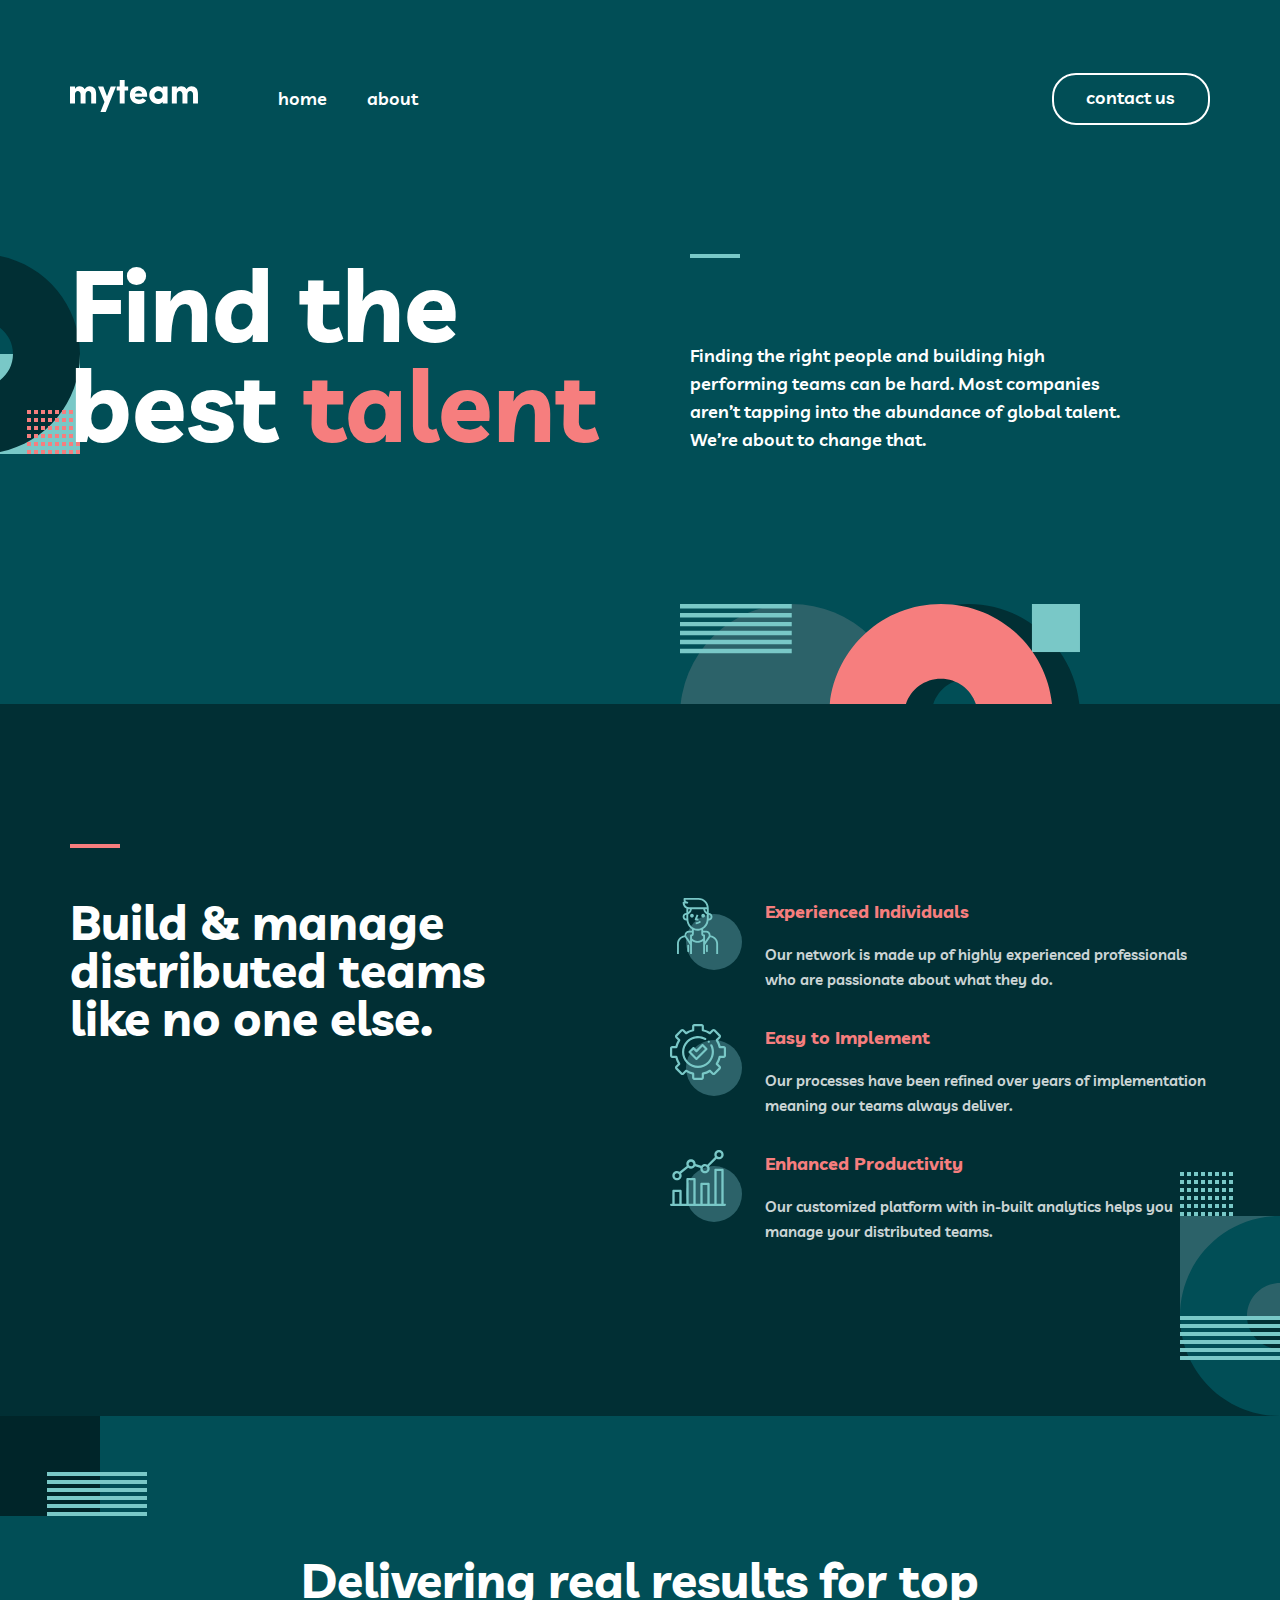
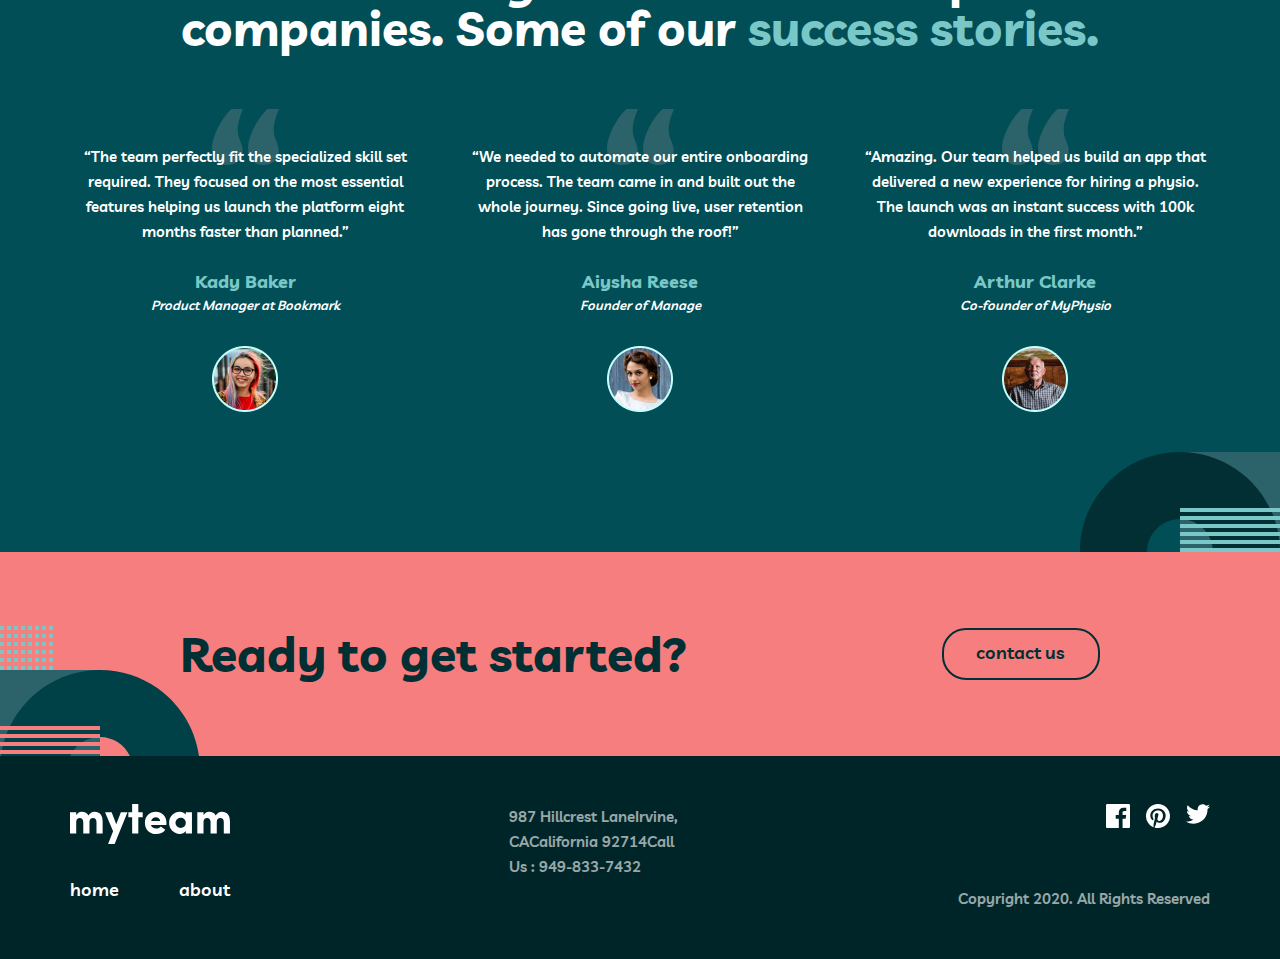
<file: index.html>
<!DOCTYPE html>
<html lang="en">
<head>
   <meta charset="UTF-8">
   <meta http-equiv="X-UA-Compatible" content="IE=edge">
   <meta name="viewport" content="width=device-width, initial-scale=1.0">
   <title>MyTeam</title>
   <link rel="stylesheet" href="./css/fonts.css">
   <link rel="stylesheet" href="./css/main.css">
</head>
<body>
   
   <header class="header">
      
      <div class="container header__content">
         <div class="header__left">
            <a class="logo" href="#">
               <img class="logo__img" src="./img/home/myteam.svg" alt="logo" width="128" height="32">
            </a>
            <!--DOMLA YUTUBDAN OLIB QILDIM BOSGANDA CHIQEDGON JOIN-->
            <nav class="nav" id="menuToggle">
               <input type="checkbox" />
               <span></span>
               <span></span>
               <span></span>
               <ul class="nav__list" id="menu">
                  <li class="nav__item">
                     <a href="./index.html" class="nav__link">home</a>
                  </li>
                  <li class="nav__item">
                     <a href="./about.html" class="nav__link">about</a>
                  </li>
                  <li class="nav__item" id="none">
                     <a href="./about.html" class="nav__link">contact us</a>
                  </li>
               </ul>
            </nav>
         </div>
         
         <div class="header__button">
            <a href="./contact.html" class="header__button--link">contact us</a>
         </div>
      </div>
   </header>
   
   <main class="main">
      <section class="intro">
         <ul class="intro__list container">
            <li class="intro__item">
               <h1 class="intro__title">Find the best <span class="tomato">talent</span></h1>
            </li>
            <li class="intro__item">
               <p class="intro__text">Finding the right people and building high performing teams can be hard. Most companies aren’t tapping into the abundance of global talent. We’re about to change that.</p>
            </li>
         </ul>
      </section>
      
      <section class="build">
         <div class="container build__content">
            <h2 class="build__title">Build & manage distributed teams like no one else.</h2>
            
            <ul class="build__list">
               <li class="build__item">
                  <h3 class="build__subtitle">Experienced Individuals</h3>
                  <p class="build__text">Our network is made up of highly experienced professionals who are passionate about what they do.</p>
               </li>
               <li class="build__item">
                  <h3 class="build__subtitle">Easy to Implement</h3>
                  <p class="build__text">Our processes have been refined over years of implementation meaning our teams always deliver.</p>
               </li>
               <li class="build__item">
                  <h3 class="build__subtitle">Enhanced Productivity</h3>
                  <p class="build__text">Our customized platform with in-built analytics helps you manage your distributed teams.</p>
               </li>
            </ul>
         </div>
      </section>
      
      <section class="success">
         <div class="container">
            <h2 class="success__title">Delivering real results for top companies. Some of our <span class="green">success stories.</span></h2>
            
            <ul class="success__list">
               <li class="success__item">
                  <p class="success__text">“The team perfectly fit the specialized skill set required. They focused on the most essential features helping us launch the platform eight months faster than planned.”</p>
                  <h3 class="success__subtitle">Kady Baker</h3>
                  <p class="success__subtext">Product Manager at Bookmark</p>
                  <img src="./img/home/success-1.png" srcset="./img/home/success-1.png 1x, ./img/home/success-1@2x.png 2x" alt="img-1">
               </li>
               <li class="success__item">
                  <p class="success__text">“We needed to automate our entire onboarding process. The team came in and built out the whole journey. Since going live, user retention has gone through the roof!”</p>
                  <h3 class="success__subtitle">Aiysha Reese</h3>
                  <p class="success__subtext">Founder of Manage</p>
                  <img src="./img/home/success-2.png" srcset="./img/home/success-2.png 1x, ./img/home/success-2@2x.png 2x" alt="img-2">
               </li>
               <li class="success__item">
                  <p class="success__text">“Amazing. Our team helped us build an app that delivered a new experience for hiring a physio. The launch was an instant success with 100k downloads in the first month.”</p>
                  <h3 class="success__subtitle">Arthur Clarke</h3>
                  <p class="success__subtext">Co-founder of MyPhysio</p>
                  <img src="./img/home/success-3.png" srcset="./img/home/success-3.png 1x, ./img/home/success-3@2x.png 2x" alt="img-3">
               </li>
            </ul>
         </div>
      </section>
      
      <section class="contact">
         <div class="contact__content">
            <h2 class="contact__title">Ready to get started?</h2>
            <a href="./contact.html" class="contact__link">contact us</a>
         </div>
      </section>
   </main>
   
   <footer class="footer">
      <ul class="footer__list container">
         <li class="footer__item">
            <a href="index.html" class="footer__logo">
               <img src="./img/home/myteam.svg" alt="logo">
            </a>
            
            <ul class="footer__links">
               <li class="footer__links--item">
                  <a href="./index.html" class="footer__link">home</a>
               </li>
               <li class="footer__links--item">
                  <a href="./about.html" class="footer__link">about</a>
               </li>
            </ul>
         </li>
         <li class="footer__item">
            <p class="footer__text">987 Hillcrest LaneIrvine, CACalifornia 92714Call Us : 949-833-7432</p>
         </li>
         
         <li class="footer__item flex">
            <ul class="social">
               <li class="social__item">
                  <a href="./contact.html" class="social__link">
                     <img src="./img/home/facebook-logo.svg" alt="facebook-logo">
                  </a>
               </li>
               <li class="social__item">
                  <a href="./contact.html" class="social__link">
                     <img src="./img/home/pinterest-logo.svg" alt="pinterest-logo">
                  </a>
               </li>
               <li class="social__item">
                  <a href="./contact.html" class="social__link">
                     <img src="./img/home/twitter-logo.svg" alt="twitter-logo">
                  </a>
               </li>
            </ul>
            <p class="footer__subtext">Copyright 2020. All Rights Reserved</p>
         </li>
      </ul>
   </footer>
</body>
</html>
</file>
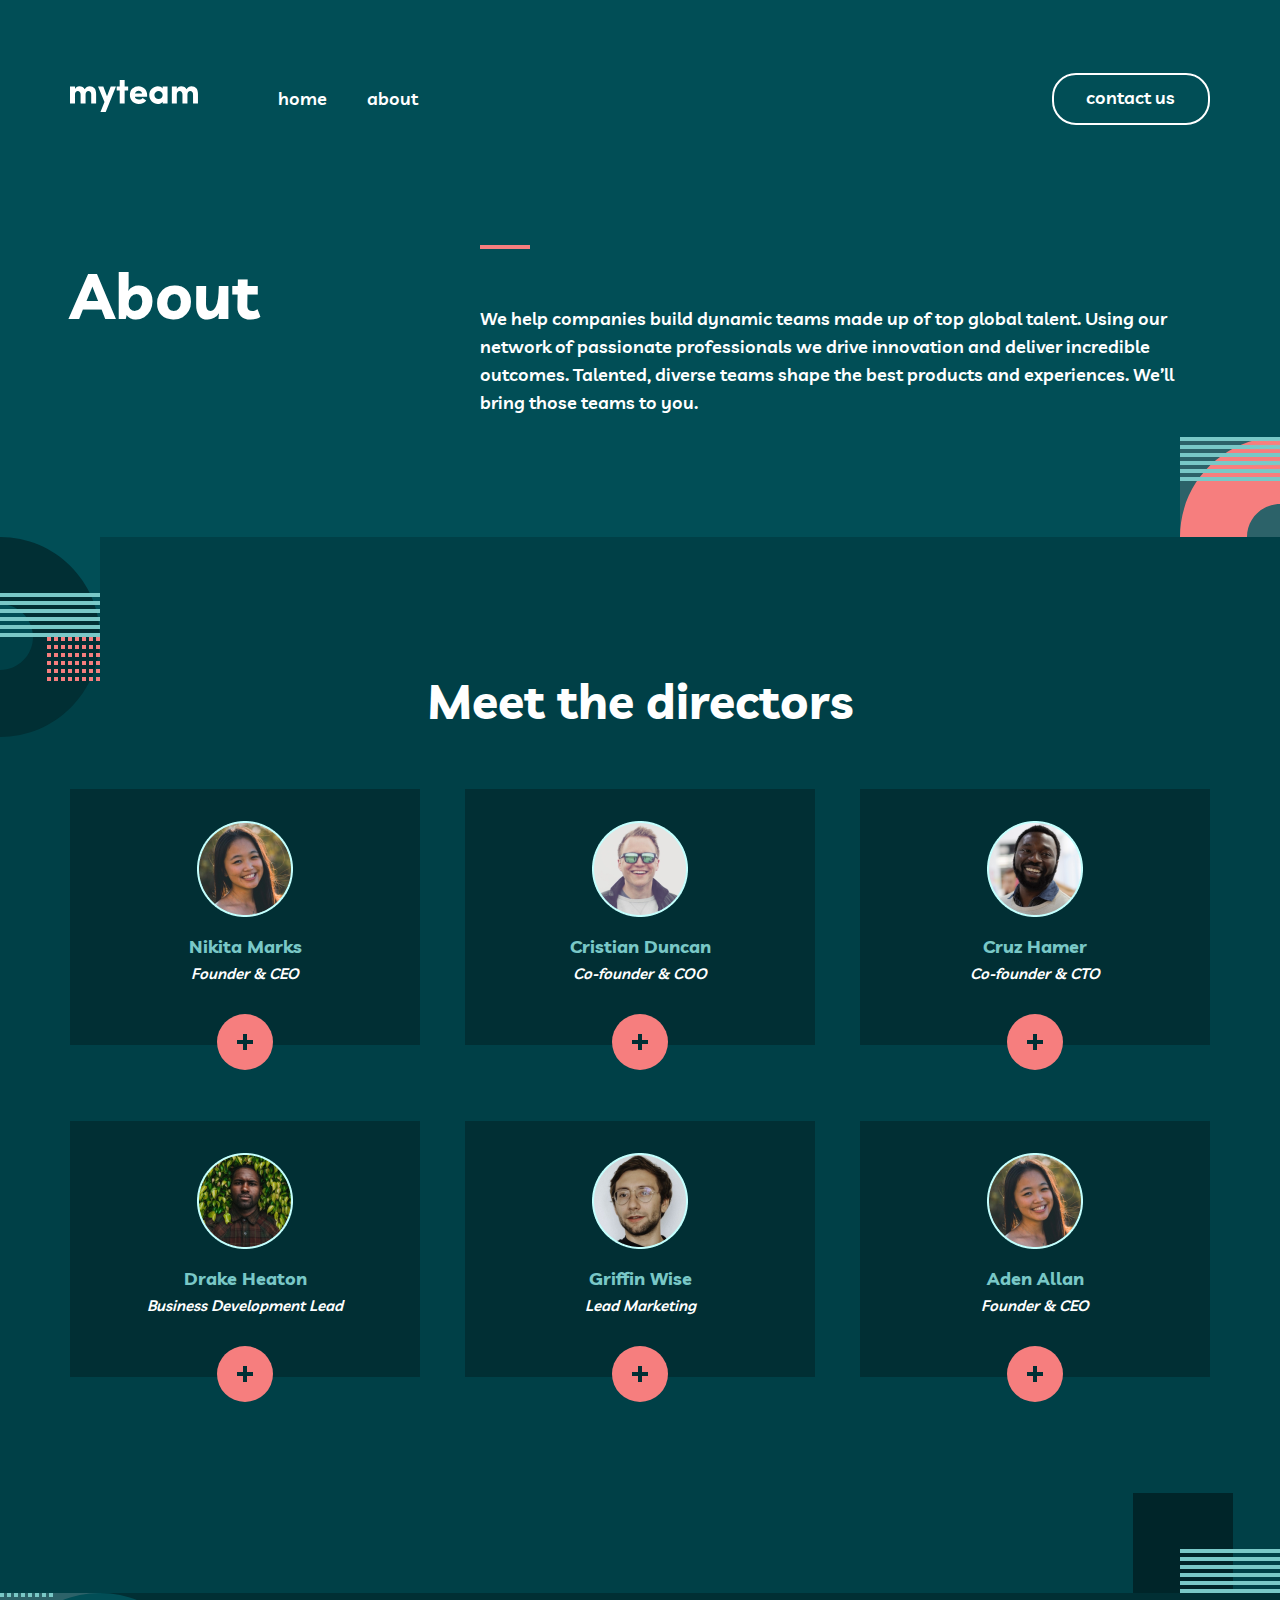
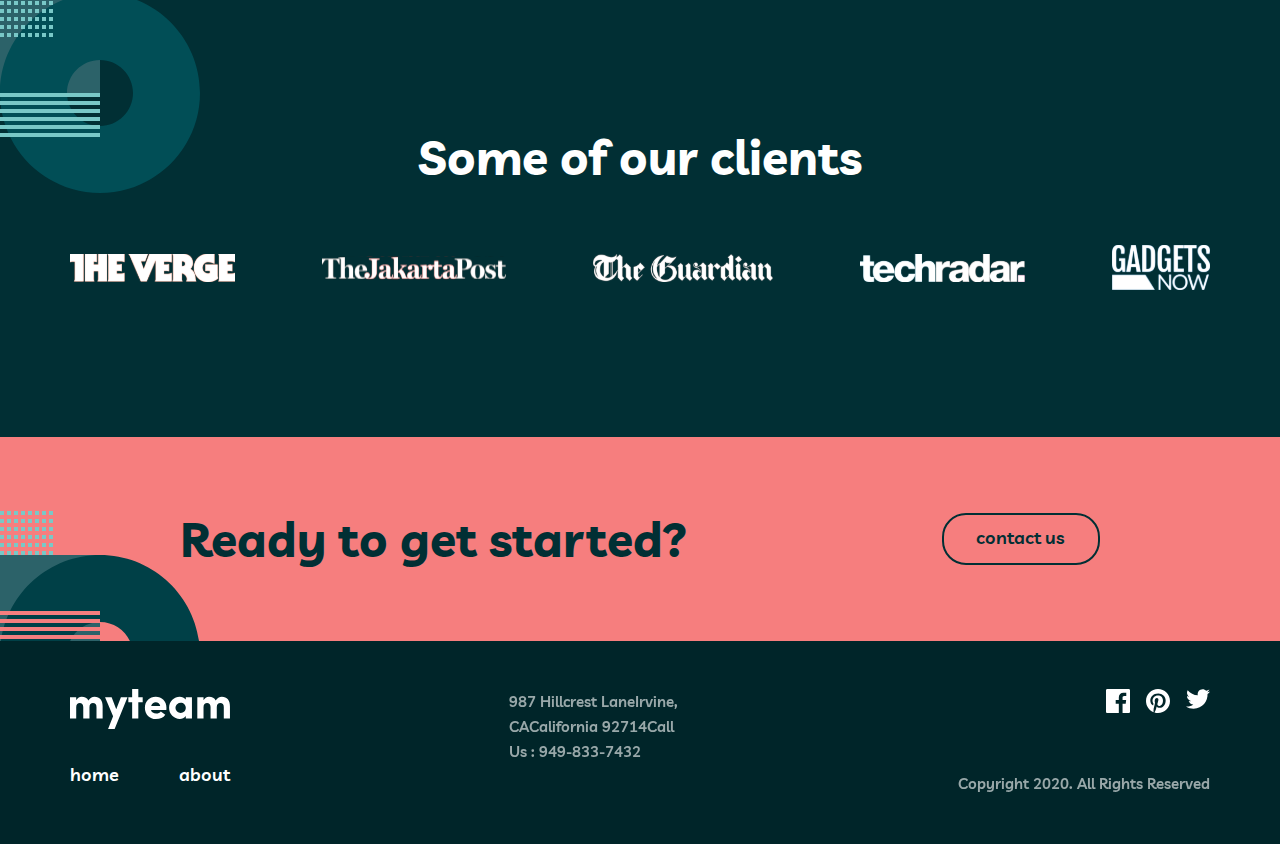
<file: about.html>
<!DOCTYPE html>
<html lang="en">

<head>
   <meta charset="UTF-8">
   <meta http-equiv="X-UA-Compatible" content="IE=edge">
   <meta name="viewport" content="width=device-width, initial-scale=1.0">
   <title>MyTeam-About</title>
   <link rel="stylesheet" href="./css/fonts.css">
   <link rel="stylesheet" href="./css/main.css">
</head>

<body>
   
   <header class="header">
      
      <div class="container header__content">
         <div class="header__left">
            <a class="logo" href="index.html">
               <img class="logo__img" src="./img/home/myteam.svg" alt="logo" width="128" height="32">
            </a>
            
            <nav class="nav" id="menuToggle">
               <input type="checkbox" />
               <span></span>
               <span></span>
               <span></span>
               <ul class="nav__list" id="menu">
                  <li class="nav__item">
                     <a href="./index.html" class="nav__link">home</a>
                  </li>
                  <li class="nav__item">
                     <a href="./about.html" class="nav__link">about</a>
                  </li>
                  <li class="nav__item" id="none">
                     <a href="./about.html" class="nav__link">contact us</a>
                  </li>
               </ul>
            </nav>
         </div>
         
         <div class="header__button">
            <a href="./contact.html" class="header__button--link">contact us</a>
         </div>
      </div>
   </header>
   
   <main class="main">
      <section class="about">
         <div class="container about__content">
            <h1 class="about__title">About</h1>
            <p class="about__text">We help companies build dynamic teams made up of top global talent. Using our network of passionate professionals we drive innovation and deliver incredible outcomes. Talented, diverse teams shape the best products and experiences. We’ll bring those teams to you.</p>
         </div>
      </section>

      <section class="meet">
         <div class="container">
            <h1 class="meet__title">Meet the directors</h1>

            <ul class="meet__list">
               <li class="meet__item">
                  <img src="./img/about/Oval-1.png" alt="img-1" class="meet__img" width="96" height="96">
                  <h3 class="meet__subtitle">Nikita Marks</h3>
                  <p class="meet__text">Founder & CEO</p>
                  <button class="meet__btn">
                     <img src="./img/about/meet-button.svg" alt="btn" width="56" height="56">
                  </button>
               </li>
               <li class="meet__item">
                  <img src="./img/about/Oval-2.png" alt="img-1" class="meet__img" width="96" height="96">
                  <h3 class="meet__subtitle">Cristian Duncan</h3>
                  <p class="meet__text">Co-founder & COO</p>
                  <button class="meet__btn">
                     <img src="./img/about/meet-button.svg" alt="btn" width="56" height="56">
                  </button>
               </li>
               <li class="meet__item">
                  <img src="./img/about/Oval-3.png" alt="img-1" class="meet__img" width="96" height="96">
                  <h3 class="meet__subtitle">Cruz Hamer</h3>
                  <p class="meet__text">Co-founder & CTO</p>
                  <button class="meet__btn">
                     <img src="./img/about/meet-button.svg" alt="btn" width="56" height="56">
                  </button>
               </li>
               <li class="meet__item">
                  <img src="./img/about/Oval-4.png" alt="img-1" class="meet__img" width="96" height="96">
                  <h3 class="meet__subtitle">Drake Heaton</h3>
                  <p class="meet__text">Business Development Lead</p>
                  <button class="meet__btn">
                     <img src="./img/about/meet-button.svg" alt="btn" width="56" height="56">
                  </button>
               </li>
               <li class="meet__item">
                  <img src="./img/about/Oval-5.png" alt="img-1" class="meet__img" width="96" height="96">
                  <h3 class="meet__subtitle">Griffin Wise</h3>
                  <p class="meet__text">Lead Marketing</p>
                  <button class="meet__btn">
                     <img src="./img/about/meet-button.svg" alt="btn" width="56" height="56">
                  </button>
               </li>
               <li class="meet__item">
                  <img src="./img/about/Oval-1.png" alt="img-1" class="meet__img" width="96" height="96">
                  <h3 class="meet__subtitle">Aden Allan</h3>
                  <p class="meet__text">Founder & CEO</p>
                  <button class="meet__btn">
                     <img src="./img/about/meet-button.svg" alt="btn" width="56" height="56">
                  </button>
               </li>
            </ul>
         </div>
      </section>

      <section class="some">
         <div class="container">
            <h2 class="some__title">Some of our clients</h2>
            <ul class="some__list">
               <li class="some__item">
                  <a href="#" class="some__link">
                     <img src="./img/about/some-1.svg" alt="some-1" class="some__img" width="165" height="28">
                  </a>
               </li>
               <li class="some__item">
                  <a href="#" class="some__link">
                     <img src="./img/about/some-2.svg" alt="some-1" class="some__img" width="184" height="28">
                  </a>
               </li>
               <li class="some__item">
                  <a href="#" class="some__link">
                     <img src="./img/about/some-3.svg" alt="some-1" class="some__img" width="180" height="28">
                  </a>
               </li>
               <li class="some__item">
                  <a href="#" class="some__link">
                     <img src="./img/about/some-4.svg" alt="some-1" class="some__img" width="165" height="28">
                  </a>
               </li>
               <li class="some__item">
                  <a href="#" class="some__link">
                     <img src="./img/about/some-5.svg" alt="some-1" class="some__img" width="98" height="45">
                  </a>
               </li>
            </ul>
         </div>
      </section>

      <section class="contact">
         <div class="contact__content">
            <h2 class="contact__title">Ready to get started?</h2>
            <a href="./contact.html" class="contact__link">contact us</a>
         </div>
      </section>
   </main>
   
   <footer class="footer">
      <ul class="footer__list container">
         <li class="footer__item">
            <a href="index.html" class="footer__logo">
               <img src="./img/home/myteam.svg" alt="logo">
            </a>
            
            <ul class="footer__links">
               <li class="footer__links--item">
                  <a href="./index.html" class="footer__link">home</a>
               </li>
               <li class="footer__links--item">
                  <a href="./about.html" class="footer__link">about</a>
               </li>
            </ul>
         </li>
         <li class="footer__item">
            <p class="footer__text">987 Hillcrest LaneIrvine, CACalifornia 92714Call Us : 949-833-7432</p>
         </li>
         
         <li class="footer__item flex">
            <ul class="social">
               <li class="social__item">
                  <a href="./contact.html" class="social__link">
                     <img src="./img/home/facebook-logo.svg" alt="facebook-logo">
                  </a>
               </li>
               <li class="social__item">
                  <a href="./contact.html" class="social__link">
                     <img src="./img/home/pinterest-logo.svg" alt="pinterest-logo">
                  </a>
               </li>
               <li class="social__item">
                  <a href="./contact.html" class="social__link">
                     <img src="./img/home/twitter-logo.svg" alt="twitter-logo">
                  </a>
               </li>
            </ul>
            <p class="footer__subtext">Copyright 2020. All Rights Reserved</p>
         </li>
      </ul>
   </footer>
   
</body>
</html>
</file>
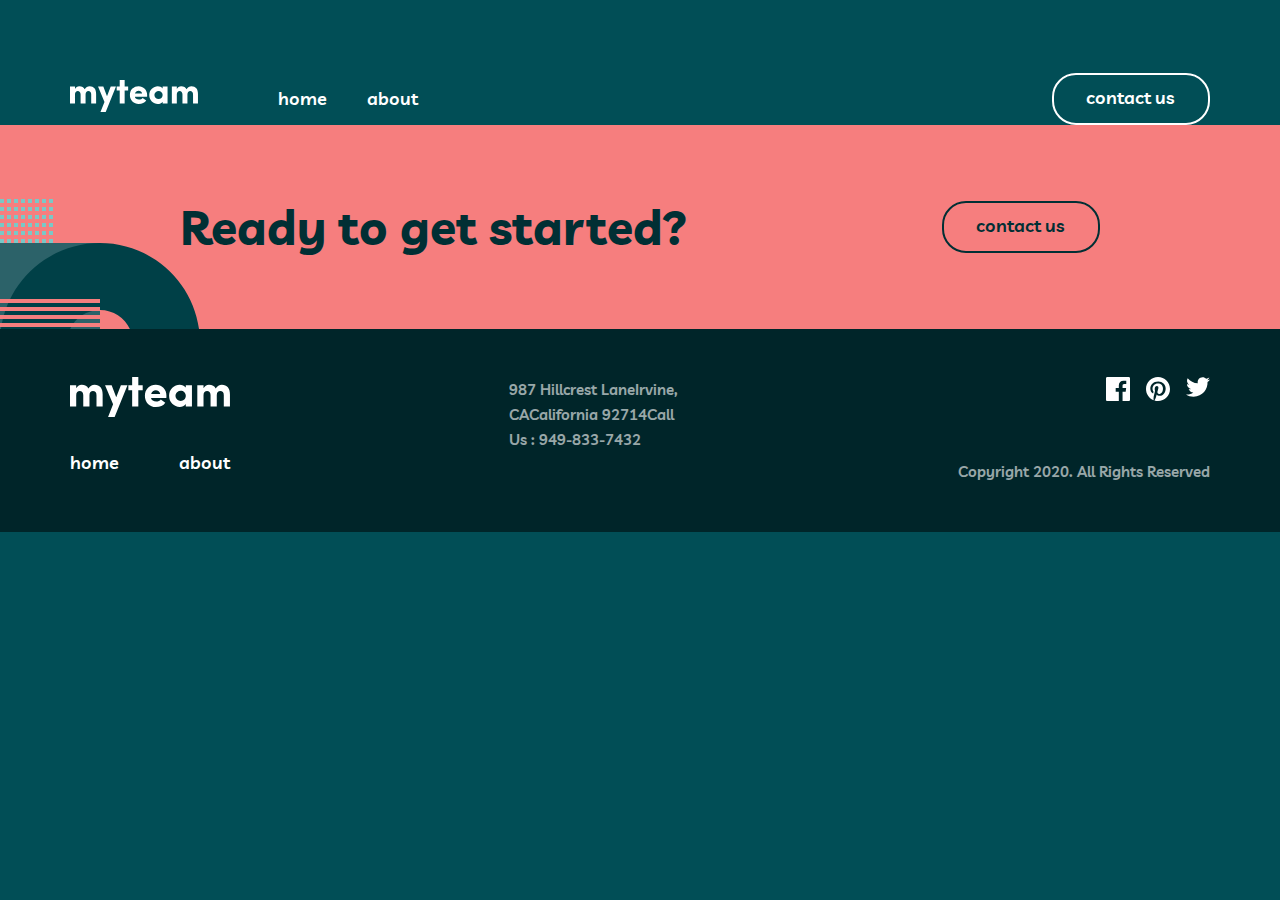
<file: contact.html>
<!DOCTYPE html>
<html lang="en">

<head>
   <meta charset="UTF-8">
   <meta http-equiv="X-UA-Compatible" content="IE=edge">
   <meta name="viewport" content="width=device-width, initial-scale=1.0">
   <title>MyTeam-Contact</title>
   <link rel="stylesheet" href="./css/fonts.css">
   <link rel="stylesheet" href="./css/main.css">
</head>

<body>

   <header class="header">

      <div class="container header__content">
         <div class="header__left">
            <a class="logo" href="index.html">
               <img class="logo__img" src="./img/home/myteam.svg" alt="logo" width="128" height="32">
            </a>

            <nav class="nav" id="menuToggle">
               <input type="checkbox" />
               <span></span>
               <span></span>
               <span></span>
               <ul class="nav__list" id="menu">
                  <li class="nav__item">
                     <a href="./index.html" class="nav__link">home</a>
                  </li>
                  <li class="nav__item">
                     <a href="./about.html" class="nav__link">about</a>
                  </li>
                  <li class="nav__item" id="none">
                     <a href="./about.html" class="nav__link">contact us</a>
                  </li>
               </ul>
            </nav>
         </div>

         <div class="header__button">
            <a href="./contact.html" class="header__button--link">contact us</a>
         </div>
      </div>
   </header>

   <main class="main">
      <section class="">

      </section>

      <section class="contact">
         <div class="contact__content">
            <h2 class="contact__title">Ready to get started?</h2>
            <a href="./contact.html" class="contact__link">contact us</a>
         </div>
      </section>
   </main>

   <footer class="footer">
      <ul class="footer__list container">
         <li class="footer__item">
            <a href="index.html" class="footer__logo">
               <img src="./img/home/myteam.svg" alt="logo">
            </a>

            <ul class="footer__links">
               <li class="footer__links--item">
                  <a href="./index.html" class="footer__link">home</a>
               </li>
               <li class="footer__links--item">
                  <a href="./about.html" class="footer__link">about</a>
               </li>
            </ul>
         </li>
         <li class="footer__item">
            <p class="footer__text">987 Hillcrest LaneIrvine, CACalifornia 92714Call Us : 949-833-7432</p>
         </li>

         <li class="footer__item flex">
            <ul class="social">
               <li class="social__item">
                  <a href="./contact.html" class="social__link">
                     <img src="./img/home/facebook-logo.svg" alt="facebook-logo">
                  </a>
               </li>
               <li class="social__item">
                  <a href="./contact.html" class="social__link">
                     <img src="./img/home/pinterest-logo.svg" alt="pinterest-logo">
                  </a>
               </li>
               <li class="social__item">
                  <a href="./contact.html" class="social__link">
                     <img src="./img/home/twitter-logo.svg" alt="twitter-logo">
                  </a>
               </li>
            </ul>
            <p class="footer__subtext">Copyright 2020. All Rights Reserved</p>
         </li>
      </ul>
   </footer>

</body>

</html>
</file>
<file: css/fonts.css>
@font-face {
   font-family: 'Livvic';
   font-style: normal;
   font-weight: 600;
   src: local(''),
   url('../fonts/livvic-v8-latin-600.woff2') format('woff2'),
   url('../fonts/livvic-v8-latin-600.woff') format('woff'); 
}

@font-face {
   font-family: 'Livvic';
   font-style: normal;
   font-weight: 700;
   src: local(''),
   url('../fonts/livvic-v8-latin-700.woff2') format('woff2'),
   url('../fonts/livvic-v8-latin-700.woff') format('woff'); 
}
</file>
<file: css/main.css>
*,
*::before,
*::after {
  padding: 0;
  margin: 0;
  -webkit-box-sizing: inherit;
  box-sizing: inherit;
}

html {
  scroll-behavior: smooth;
}

body {
  font-family: "Livvic", sans-serif;
  background-color: #014e56;
  font-size: 15px;
  line-height: 25px;
  font-weight: 600;
}

a {
  display: inline-block;
  text-decoration: none;
}

ul {
  list-style-type: none;
}

.container {
  max-width: 1140px;
  padding: 0 15px;
  margin: 0 auto;
}

.header__content .header__left .nav__list {
  display: -webkit-box;
  display: -ms-flexbox;
  display: flex;
  -webkit-box-align: center;
  -ms-flex-align: center;
  align-items: center;
}

.header__content .header__left .nav__list .nav__item {
  margin-right: 40px;
}

.header__content .header__left .nav__list .nav__item .nav__link {
  color: #fff;
  font-size: 18px;
  line-height: 28px;
  -webkit-transition: 0.3s ease all;
  transition: 0.3s ease all;
}

.header__content .header__left .nav__list .nav__item .nav__link:hover {
  color: #f67e7e;
}

@media only screen and (max-width: 450px) {
  .header__content .header__button {
    display: none;
  }
}

.header__content .header__button .header__button--link {
  color: #fff;
  font-size: 18px;
  line-height: 28px;
  padding: 9px 33px 11px 32px;
  border: 2px solid #ffffff;
  -webkit-box-sizing: border-box;
  box-sizing: border-box;
  border-radius: 24px;
  -webkit-transition: 0.5s ease;
  transition: 0.5s ease;
}

.header__content .header__button .header__button--link:hover {
  background-color: #fff;
  color: #002529;
}

input {
  visibility: hidden;
  position: absolute;
}

#none {
  display: none;
}

@media only screen and (max-width: 450px) {
  #none {
    display: block;
  }
  .shadow {
    position: fixed;
    top: 0;
    left: 0;
    background: rgba(0, 0, 0, 0.295);
  }
  #menuToggle {
    display: -webkit-box;
    display: -ms-flexbox;
    display: flex;
    -webkit-box-orient: vertical;
    -webkit-box-direction: normal;
    -ms-flex-direction: column;
    flex-direction: column;
    position: relative;
    top: 0px;
    right: 0px;
    z-index: 1;
    -webkit-user-select: none;
    -moz-user-select: none;
    -ms-user-select: none;
    user-select: none;
  }
  #menuToggle input {
    visibility: visible;
    display: -webkit-box;
    display: -ms-flexbox;
    display: flex;
    width: 40px;
    height: 32px;
    position: absolute;
    cursor: pointer;
    opacity: 0;
    z-index: 2;
  }
  #menuToggle span {
    display: -webkit-box;
    display: -ms-flexbox;
    display: flex;
    width: 29px;
    height: 2px;
    margin-bottom: 5px;
    position: relative;
    background: #fff;
    border-radius: 3px;
    z-index: 1;
    -webkit-transform-origin: 5px 0px;
    transform-origin: 5px 0px;
    -webkit-transition: background 0.5s cubic-bezier(0.77, 0.2, 0.05, 1),
      opacity 0.55s ease,
      -webkit-transform 0.5s cubic-bezier(0.77, 0.2, 0.05, 1);
    transition: background 0.5s cubic-bezier(0.77, 0.2, 0.05, 1),
      opacity 0.55s ease,
      -webkit-transform 0.5s cubic-bezier(0.77, 0.2, 0.05, 1);
    transition: transform 0.5s cubic-bezier(0.77, 0.2, 0.05, 1),
      background 0.5s cubic-bezier(0.77, 0.2, 0.05, 1), opacity 0.55s ease;
    transition: transform 0.5s cubic-bezier(0.77, 0.2, 0.05, 1),
      background 0.5s cubic-bezier(0.77, 0.2, 0.05, 1), opacity 0.55s ease,
      -webkit-transform 0.5s cubic-bezier(0.77, 0.2, 0.05, 1);
  }
  #menuToggle span:first-child {
    -webkit-transform-origin: 0% 0%;
    transform-origin: 0% 0%;
  }
  #menuToggle span:nth-last-child(2) {
    -webkit-transform-origin: 0% 100%;
    transform-origin: 0% 100%;
  }
  #menuToggle input:checked ~ span {
    opacity: 1;
    -webkit-transform: rotate(45deg) translate(-3px, -1px);
    transform: rotate(45deg) translate(-3px, -1px);
    background: #fff;
  }
  #menuToggle input:checked ~ span:nth-last-child(3) {
    opacity: 0;
    -webkit-transform: rotate(0deg) scale(0.2, 0.2);
    transform: rotate(0deg) scale(0.2, 0.2);
  }
  #menuToggle input:checked ~ span:nth-last-child(2) {
    -webkit-transform: rotate(-45deg) translate(0, -1px);
    transform: rotate(-45deg) translate(0, -1px);
  }
  #menu {
    position: fixed;
    top: 0;
    display: block;
    width: 200px;
    height: 100vh;
    -webkit-box-shadow: 0px 0 100px rgba(0, 0, 0, 0.5);
    box-shadow: 0px 0 100px rgba(0, 0, 0, 0.5);
    margin: -50px 0 0 -50px;
    padding: 50px;
    padding-top: 180px;
    background-color: #012f34;
    -webkit-font-smoothing: antialiased;
    -webkit-transform-origin: 0% 0%;
    transform-origin: 0% 0%;
    -webkit-transform: translate(400px, 0);
    transform: translate(400px, 0);
    -webkit-transition: -webkit-transform 0.5s cubic-bezier(0.77, 0.2, 0.05, 1);
    transition: -webkit-transform 0.5s cubic-bezier(0.77, 0.2, 0.05, 1);
    transition: transform 0.5s cubic-bezier(0.77, 0.2, 0.05, 1);
    transition: transform 0.5s cubic-bezier(0.77, 0.2, 0.05, 1),
      -webkit-transform 0.5s cubic-bezier(0.77, 0.2, 0.05, 1);
  }
  #menu li {
    padding: 10px 0;
    -webkit-transition-delay: 2s;
    transition-delay: 2s;
  }
  #menuToggle input:checked ~ ul {
    -webkit-transform: translate(-100px, 0);
    transform: translate(-100px, 0);
  }
}

.intro {
  position: relative;
  margin-top: 129px;
  padding-bottom: 250px;
  overflow-x: hidden;
}

@media only screen and (max-width: 770px) {
  .intro {
    margin-top: 112px;
  }
}

@media only screen and (max-width: 450px) {
  .intro {
    margin-top: 80px;
  }
}

.intro::before {
  content: "";
  position: absolute;
  width: 100px;
  height: 200px;
  background-image: url(../../../img/home/bg-1.svg);
  background-size: cover;
  background-repeat: no-repeat;
  background-position: right;
  left: -20px;
}

@media only screen and (max-width: 770px) {
  .intro::before {
    display: none;
  }
}

.intro::after {
  content: "";
  position: absolute;
  width: 400px;
  height: 100px;
  background-image: url(../../../img/home/bg-2.svg);
  background-size: cover;
  background-repeat: no-repeat;
  background-position: top;
  bottom: 0;
  right: 200px;
}

@media only screen and (max-width: 450px) {
  .intro::after {
    right: 10px;
  }
}

.intro .intro__list {
  display: -webkit-box;
  display: -ms-flexbox;
  display: flex;
  -webkit-box-align: end;
  -ms-flex-align: end;
  align-items: flex-end;
}

@media only screen and (max-width: 770px) {
  .intro .intro__list {
    -webkit-box-orient: vertical;
    -webkit-box-direction: normal;
    -ms-flex-direction: column;
    flex-direction: column;
    -webkit-box-align: center;
    -ms-flex-align: center;
    align-items: center;
  }
}

.intro .intro__list .intro__item .intro__title {
  position: relative;
  font-size: 100px;
  line-height: 100px;
  font-weight: 700;
  width: 620px;
  color: #fff;
}

@media only screen and (max-width: 770px) {
  .intro .intro__list .intro__item .intro__title {
    font-size: 64px;
    line-height: 56px;
    width: 370px;
    text-align: center;
    margin-bottom: 24px;
  }
}

@media only screen and (max-width: 450px) {
  .intro .intro__list .intro__item .intro__title {
    font-size: 40px;
    line-height: 40px;
    width: 230px;
    margin-bottom: 16px;
  }
}

.intro .intro__list .intro__item .intro__title::after {
  content: "";
  position: absolute;
  background-color: #79c8c7;
  width: 50px;
  height: 4px;
  top: 0;
  right: -50px;
}

@media only screen and (max-width: 770px) {
  .intro .intro__list .intro__item .intro__title::after {
    display: none;
  }
}

.intro .intro__list .intro__item .intro__title .tomato {
  color: #f67e7e;
}

.intro .intro__list .intro__item .intro__text {
  font-size: 18px;
  line-height: 28px;
  color: #fff;
  width: 445px;
}

@media only screen and (max-width: 770px) {
  .intro .intro__list .intro__item .intro__text {
    font-size: 15px;
    text-align: center;
    width: 457px;
  }
}

@media only screen and (max-width: 450px) {
  .intro .intro__list .intro__item .intro__text {
    width: 327px;
  }
}

.build {
  position: relative;
  padding: 140px 0;
  background-color: #012f34;
  overflow: hidden;
}

@media only screen and (max-width: 770px) {
  .build {
    padding: 100px 0;
  }
}

@media only screen and (max-width: 450px) {
  .build {
    padding: 64px 0;
  }
}

.build::after {
  content: "";
  position: absolute;
  width: 100px;
  height: 244px;
  background-image: url(../../../img/home/build-bg.svg);
  background-repeat: no-repeat;
  background-size: cover;
  right: 0;
  bottom: 0;
}

@media only screen and (max-width: 770px) {
  .build::after {
    top: 0;
  }
}

.build .build__content {
  padding-top: 54px;
  display: -webkit-box;
  display: -ms-flexbox;
  display: flex;
  -webkit-box-pack: justify;
  -ms-flex-pack: justify;
  justify-content: space-between;
}

@media only screen and (max-width: 770px) {
  .build .build__content {
    -webkit-box-orient: vertical;
    -webkit-box-direction: normal;
    -ms-flex-direction: column;
    flex-direction: column;
  }
}

.build .build__content .build__title {
  position: relative;
  width: 445px;
  font-size: 48px;
  line-height: 48px;
  font-weight: 700;
  color: #fff;
}

@media only screen and (max-width: 770px) {
  .build .build__content .build__title {
    font-size: 32px;
    line-height: 32px;
    margin-bottom: 64px;
  }
}

@media only screen and (max-width: 450px) {
  .build .build__content .build__title {
    width: 240px;
    margin-bottom: 194px;
  }
}

.build .build__content .build__title::before {
  content: "";
  position: absolute;
  width: 50px;
  height: 4px;
  background-color: #f67e7e;
  top: -54px;
}

@media only screen and (max-width: 770px) {
  .build .build__content .build__list {
    margin-left: 95px;
  }
}

@media only screen and (max-width: 450px) {
  .build .build__content .build__list {
    margin-left: 0;
  }
}

.build .build__content .build__list .build__item {
  margin-bottom: 32px;
  position: relative;
}

@media only screen and (max-width: 450px) {
  .build .build__content .build__list .build__item {
    margin-bottom: 196px;
  }
}

.build .build__content .build__list .build__item::before {
  content: "";
  position: absolute;
  width: 72px;
  height: 72px;
  background-image: url(../../../img/home/build-1.svg);
  background-repeat: no-repeat;
  background-size: cover;
  left: -95px;
}

@media only screen and (max-width: 450px) {
  .build .build__content .build__list .build__item::before {
    left: 40%;
    top: -100%;
  }
}

.build .build__content .build__list .build__item:nth-child(2)::before {
  background-image: url(../../../img/home/build-2.svg);
}

.build .build__content .build__list .build__item:nth-child(3)::before {
  background-image: url(../../../img/home/build-3.svg);
}

.build .build__content .build__list .build__item .build__subtitle {
  font-weight: 700;
  font-size: 18px;
  line-height: 28px;
  margin-bottom: 16px;
  color: #f67e7e;
}

@media only screen and (max-width: 450px) {
  .build .build__content .build__list .build__item .build__subtitle {
    text-align: center;
  }
}

.build .build__content .build__list .build__item .build__text {
  width: 445px;
  color: #fff;
  opacity: 0.8;
}

@media only screen and (max-width: 450px) {
  .build .build__content .build__list .build__item .build__text {
    width: 327px;
    text-align: center;
  }
}

.success {
  position: relative;
  padding: 140px 0;
  overflow-x: hidden;
}

@media only screen and (max-width: 770px) {
  .success {
    padding: 100px 0;
  }
}

@media only screen and (max-width: 450px) {
  .success {
    padding: 140px 0;
  }
}

.success::before {
  content: "";
  position: absolute;
  width: 147px;
  height: 100px;
  background-image: url(../../../img/home/succes-bg-1.svg);
  background-repeat: no-repeat;
  background-size: cover;
  top: 0;
  left: 0;
}

.success::after {
  content: "";
  position: absolute;
  width: 200px;
  height: 100px;
  background-image: url(../../../img/home/success-bg-2.svg);
  background-repeat: no-repeat;
  background-size: cover;
  bottom: 0;
  right: 0;
}

.success .success__title {
  width: 932px;
  margin: 0 auto;
  color: #fff;
  font-size: 48px;
  line-height: 48px;
  font-weight: 700;
  margin-bottom: 92px;
  text-align: center;
}

@media only screen and (max-width: 770px) {
  .success .success__title {
    font-size: 32px;
    line-height: 32px;
    margin-bottom: 84px;
    width: 480px;
  }
}

@media only screen and (max-width: 450px) {
  .success .success__title {
    width: 327px;
  }
}

.success .success__title .green {
  color: #79c8c7;
}

.success .success__list {
  display: -webkit-box;
  display: -ms-flexbox;
  display: flex;
  -webkit-box-pack: justify;
  -ms-flex-pack: justify;
  justify-content: space-between;
}

@media only screen and (max-width: 770px) {
  .success .success__list {
    -webkit-box-orient: vertical;
    -webkit-box-direction: normal;
    -ms-flex-direction: column;
    flex-direction: column;
    -webkit-box-align: center;
    -ms-flex-align: center;
    align-items: center;
    -webkit-box-pack: center;
    -ms-flex-pack: center;
    justify-content: center;
  }
}

.success .success__list .success__item {
  position: relative;
  display: -webkit-box;
  display: -ms-flexbox;
  display: flex;
  -webkit-box-orient: vertical;
  -webkit-box-direction: normal;
  -ms-flex-direction: column;
  flex-direction: column;
  -webkit-box-align: center;
  -ms-flex-align: center;
  align-items: center;
}

@media only screen and (max-width: 770px) {
  .success .success__list .success__item {
    margin-bottom: 84px;
  }
}

.success .success__list .success__item::before {
  content: "";
  position: absolute;
  background-image: url(../../../img/home/qowtrnoq.svg);
  background-repeat: no-repeat;
  background-size: cover;
  width: 67px;
  height: 56px;
  top: -35px;
  z-index: -1;
}

.success .success__list .success__item .success__text {
  width: 350px;
  color: #fff;
  text-align: center;
  margin-bottom: 24px;
}

@media only screen and (max-width: 770px) {
  .success .success__list .success__item .success__text {
    margin-bottom: 16px;
  }
}

@media only screen and (max-width: 450px) {
  .success .success__list .success__item .success__text {
    width: 327px;
  }
}

.success .success__list .success__item .success__subtitle {
  font-size: 18px;
  line-height: 28px;
  color: #79c8c7;
}

.success .success__list .success__item .success__subtext {
  font-style: italic;
  color: #fff;
  margin-bottom: 32px;
  font-size: 13px;
  line-height: 18px;
}

.contact {
  position: relative;
  background-color: #f67e7e;
  padding: 76px 0px;
  overflow-x: hidden;
}

@media only screen and (max-width: 450px) {
  .contact {
    padding: 86px 0;
  }
}

.contact::before {
  content: "";
  position: absolute;
  width: 200px;
  height: 130px;
  background-image: url(../../../img/home/contact-1.svg);
  background-repeat: no-repeat;
  background-size: cover;
  left: 0;
  bottom: 0;
}

.contact .contact__content {
  display: -webkit-box;
  display: -ms-flexbox;
  display: flex;
  -webkit-box-align: center;
  -ms-flex-align: center;
  align-items: center;
  -webkit-box-pack: justify;
  -ms-flex-pack: justify;
  justify-content: space-between;
  width: 920px;
  margin: 0 auto;
}

@media only screen and (max-width: 770px) {
  .contact .contact__content {
    width: 573px;
  }
}

@media only screen and (max-width: 450px) {
  .contact .contact__content {
    width: 327px;
    -webkit-box-orient: vertical;
    -webkit-box-direction: normal;
    -ms-flex-direction: column;
    flex-direction: column;
    -webkit-box-pack: center;
    -ms-flex-pack: center;
    justify-content: center;
  }
}

.contact .contact__content .contact__title {
  font-size: 48px;
  line-height: 48px;
  color: #012f34;
}

@media only screen and (max-width: 770px) {
  .contact .contact__content .contact__title {
    font-size: 32px;
    line-height: 32px;
  }
}

@media only screen and (max-width: 450px) {
  .contact .contact__content .contact__title {
    text-align: center;
    margin-bottom: 24px;
  }
}

.contact .contact__content .contact__link {
  font-size: 18px;
  line-height: 28px;
  color: #012f34;
  padding: 9px 33px 11px 32px;
  border: 2px solid #012f34;
  -webkit-box-sizing: border-box;
  box-sizing: border-box;
  border-radius: 24px;
  -webkit-transition: color 0.4s ease, background-color 0.4s ease;
  transition: color 0.4s ease, background-color 0.4s ease;
}

.contact .contact__content .contact__link:hover {
  background-color: #012f34;
  color: #fff;
}

.footer {
  background-color: #002529;
  padding: 48px 0;
  overflow-x: hidden;
}

@media only screen and (max-width: 450px) {
  .footer {
    padding: 66px 0;
  }
}

.footer .footer__list {
  display: -webkit-box;
  display: -ms-flexbox;
  display: flex;
  -webkit-box-pack: justify;
  -ms-flex-pack: justify;
  justify-content: space-between;
}

@media only screen and (max-width: 450px) {
  .footer .footer__list {
    -webkit-box-orient: vertical;
    -webkit-box-direction: normal;
    -ms-flex-direction: column;
    flex-direction: column;
    -webkit-box-align: center;
    -ms-flex-align: center;
    align-items: center;
    -webkit-box-pack: center;
    -ms-flex-pack: center;
    justify-content: center;
  }
}

@media only screen and (max-width: 450px) {
  .footer .footer__list .footer__item {
    margin-bottom: 24px;
  }
}

.footer .footer__list .footer__item .footer__links {
  display: -webkit-box;
  display: -ms-flexbox;
  display: flex;
  -webkit-box-pack: justify;
  -ms-flex-pack: justify;
  justify-content: space-between;
  margin-top: 25px;
}

.footer .footer__list .footer__item .footer__links .footer__link {
  color: #fff;
  font-size: 18px;
  line-height: 28px;
  -webkit-transition: color 0.4s ease;
  transition: color 0.4s ease;
}

.footer .footer__list .footer__item .footer__links .footer__link:hover {
  color: #f67e7e;
}

.footer .footer__list .footer__item .footer__text {
  width: 170px;
  color: #fff;
  opacity: 0.6;
}

@media only screen and (max-width: 770px) {
  .footer .footer__list .footer__item .footer__text {
    display: none;
  }
}

@media only screen and (max-width: 450px) {
  .footer .footer__list .footer__item .footer__text {
    display: block;
    margin-bottom: 40px;
    text-align: center;
  }
}

.footer .footer__list .flex {
  display: -webkit-box;
  display: -ms-flexbox;
  display: flex;
  -webkit-box-orient: vertical;
  -webkit-box-direction: normal;
  -ms-flex-direction: column;
  flex-direction: column;
  -webkit-box-align: end;
  -ms-flex-align: end;
  align-items: flex-end;
}

@media only screen and (max-width: 450px) {
  .footer .footer__list .flex {
    -webkit-box-align: center;
    -ms-flex-align: center;
    align-items: center;
  }
}

.footer .footer__list .flex .social {
  display: -webkit-box;
  display: -ms-flexbox;
  display: flex;
  margin-bottom: 51px;
}

@media only screen and (max-width: 450px) {
  .footer .footer__list .flex .social {
    margin-bottom: 16px;
  }
}

.footer .footer__list .flex .social .social__item {
  margin-left: 16px;
}

.footer .footer__list .flex .social .social__item:nth-child(1) {
  margin-left: 0;
}

.footer .footer__list .flex .footer__subtext {
  color: #fff;
  opacity: 0.6;
}

@media only screen and (max-width: 450px) {
  .footer .footer__list .flex .footer__subtext {
    text-align: center;
  }
}

.about {
  position: relative;
  padding: 120px 0;
  overflow: hidden;
}

@media only screen and (max-width: 770px) {
  .about {
    padding: 112px 0;
  }
}

@media only screen and (max-width: 450px) {
  .about {
    padding: 80px 0;
  }
}

.about::after {
  content: "";
  position: absolute;
  width: 100px;
  height: 200px;
  background-image: url(../../../img/about/about.svg);
  background-size: cover;
  background-repeat: no-repeat;
  bottom: -100px;
  right: 0;
}

.about .about__content {
  display: -webkit-box;
  display: -ms-flexbox;
  display: flex;
  -webkit-box-pack: justify;
  -ms-flex-pack: justify;
  justify-content: space-between;
}

@media only screen and (max-width: 770px) {
  .about .about__content {
    -webkit-box-orient: vertical;
    -webkit-box-direction: normal;
    -ms-flex-direction: column;
    flex-direction: column;
    -webkit-box-align: center;
    -ms-flex-align: center;
    align-items: center;
  }
}

.about .about__content .about__title {
  font-size: 64px;
  line-height: 100px;
  color: #fff;
}

@media only screen and (max-width: 770px) {
  .about .about__content .about__title {
    line-height: 56px;
    margin-bottom: 24px;
  }
}

@media only screen and (max-width: 450px) {
  .about .about__content .about__title {
    font-size: 40px;
    line-height: 40px;
  }
}

.about .about__content .about__text {
  position: relative;
  font-size: 18px;
  line-height: 28px;
  color: #fff;
  padding-top: 60px;
  width: 730px;
}

@media only screen and (max-width: 770px) {
  .about .about__content .about__text {
    padding: 0;
    width: 457px;
    text-align: center;
    font-size: 15px;
  }
}

@media only screen and (max-width: 450px) {
  .about .about__content .about__text {
    max-width: 327px;
  }
}

.about .about__content .about__text::before {
  content: "";
  position: absolute;
  width: 50px;
  height: 4px;
  background-color: #f67e7e;
  top: 0;
}

@media only screen and (max-width: 770px) {
  .about .about__content .about__text::before {
    display: none;
  }
}

.meet {
  position: relative;
  background-color: #004047;
  padding: 140px 0;
}

.meet::before {
  content: "";
  position: absolute;
  width: 100px;
  height: 200px;
  background-image: url(../../../img/about/meet.svg);
  background-repeat: no-repeat;
  background-size: cover;
  top: 0;
  left: 0;
}

.meet::after {
  content: "";
  position: absolute;
  width: 147px;
  height: 100px;
  background-image: url(../../../img/home/succes-bg-1.svg);
  background-repeat: no-repeat;
  background-size: cover;
  bottom: 0;
  right: 0;
}

.meet .meet__title {
  text-align: center;
  font-size: 48px;
  line-height: 48px;
  color: #fff;
  margin-bottom: 64px;
}

.meet .meet__list {
  display: -webkit-box;
  display: -ms-flexbox;
  display: flex;
  -webkit-box-pack: justify;
  -ms-flex-pack: justify;
  justify-content: space-between;
  -ms-flex-wrap: wrap;
  flex-wrap: wrap;
}

.meet .meet__list .meet__item {
  display: -webkit-box;
  display: -ms-flexbox;
  display: flex;
  -webkit-box-orient: vertical;
  -webkit-box-direction: normal;
  -ms-flex-direction: column;
  flex-direction: column;
  -webkit-box-align: center;
  -ms-flex-align: center;
  align-items: center;
  padding: 32px 24px 0;
  background-color: #012f34;
  margin-bottom: 76px;
}

.meet .meet__list .meet__item .meet__img {
  width: 96px;
  height: 96px;
}

.meet .meet__list .meet__item .meet__subtitle {
  width: 302px;
  text-align: center;
  color: #79c8c7;
  font-size: 18px;
  line-height: 28px;
  margin-top: 16px;
}

.meet .meet__list .meet__item .meet__text {
  width: 302px;
  text-align: center;
  color: #fff;
  font-style: italic;
}

.meet .meet__list .meet__item .meet__btn {
  background-color: transparent;
  border: none;
  -webkit-transform: translate(0, 28px);
  transform: translate(0, 28px);
  cursor: pointer;
}

.some {
  position: relative;
  background-color: #012f34;
  padding: 140px 0;
}

.some::before {
  content: "";
  position: absolute;
  width: 200px;
  height: 200px;
  background-image: url(../../../img/about/clients-bg.svg);
  background-repeat: no-repeat;
  background-size: cover;
  top: 0;
  left: 0;
}

.some .some__title {
  color: #fff;
  font-size: 48px;
  line-height: 48px;
  text-align: center;
  margin-bottom: 64px;
}

.some .some__list {
  display: -webkit-box;
  display: -ms-flexbox;
  display: flex;
  -webkit-box-pack: justify;
  -ms-flex-pack: justify;
  justify-content: space-between;
  -webkit-box-align: center;
  -ms-flex-align: center;
  align-items: center;
}

.some .some__list .some__link {
  -webkit-transition: opacity ease 0.4s;
  transition: opacity ease 0.4s;
}

.some .some__list .some__link:hover {
  opacity: 0.7;
}

@media (max-width: 770px) {
  .container {
    max-width: 680px;
  }
}
.some__list {
flex-wrap: wrap;
}

@media (max-width: 450px) {
  .container {
    max-width: 357px;
  }
}

.header {
  background-color: #014e56;
  margin-top: 73px;
}

.header__content {
  display: -webkit-box;
  display: -ms-flexbox;
  display: flex;
  -webkit-box-align: center;
  -ms-flex-align: center;
  align-items: center;
  -webkit-box-pack: justify;
  -ms-flex-pack: justify;
  justify-content: space-between;
}

.header__content .header__left {
  display: -webkit-box;
  display: -ms-flexbox;
  display: flex;
  -webkit-box-align: center;
  -ms-flex-align: center;
  align-items: center;
}

@media only screen and (max-width: 450px) {
  .header__content .header__left {
    -webkit-box-pack: justify;
    -ms-flex-pack: justify;
    justify-content: space-between;
    width: 100%;
  }
}

.header__content .header__left .burger-menu {
  width: 20px;
  height: 17px;
  display: none;
}

@media only screen and (max-width: 450px) {
  .header__content .header__left .burger-menu {
    display: block;
    margin-bottom: 10px;
  }
}

.header__content .header__left .nav {
  margin-left: 80px;
}

@media only screen and (max-width: 450px) {
  .header__content .header__left .nav {
    display: none;
  }
}
</file>
